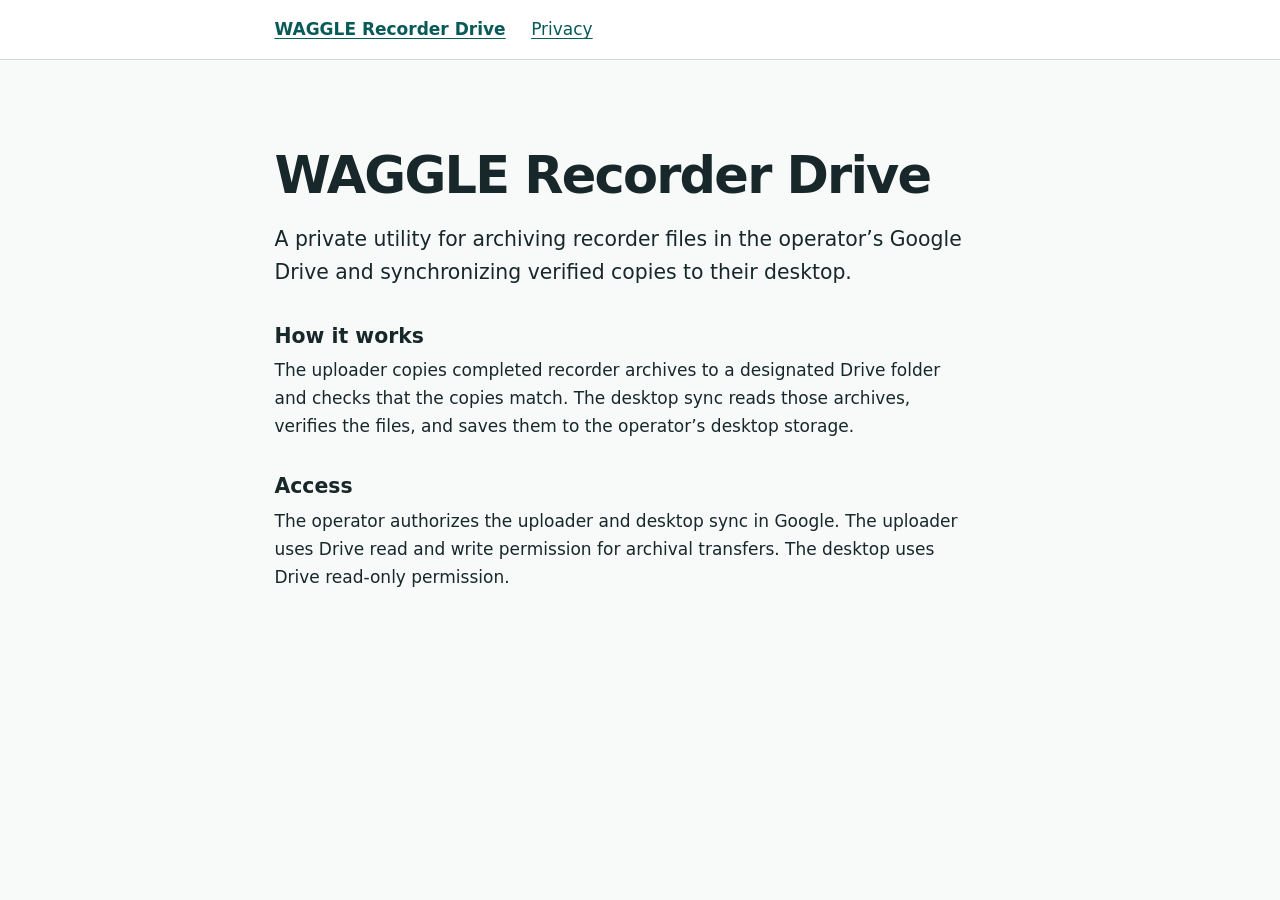
<file: index.html>
<!doctype html>
<html lang="en">
<head>
  <meta charset="utf-8">
  <meta name="viewport" content="width=device-width, initial-scale=1">
  <meta name="description" content="WAGGLE Recorder Drive archives recorder files in the operator's Google Drive and synchronizes verified copies to their desktop.">
  <title>WAGGLE Recorder Drive</title>
  <link rel="stylesheet" href="site.css">
</head>
<body>
  <header>
    <nav aria-label="Main navigation">
      <a class="brand" href="index.html" aria-current="page">WAGGLE Recorder Drive</a>
      <a href="privacy.html">Privacy</a>
    </nav>
  </header>
  <main>
    <h1>WAGGLE Recorder Drive</h1>
    <p class="lead">A private utility for archiving recorder files in the operator’s Google Drive and synchronizing verified copies to their desktop.</p>
    <h2>How it works</h2>
    <p>The uploader copies completed recorder archives to a designated Drive folder and checks that the copies match. The desktop sync reads those archives, verifies the files, and saves them to the operator’s desktop storage.</p>
    <h2>Access</h2>
    <p>The operator authorizes the uploader and desktop sync in Google. The uploader uses Drive read and write permission for archival transfers. The desktop uses Drive read-only permission.</p>
  </main>
</body>
</html>
</file>
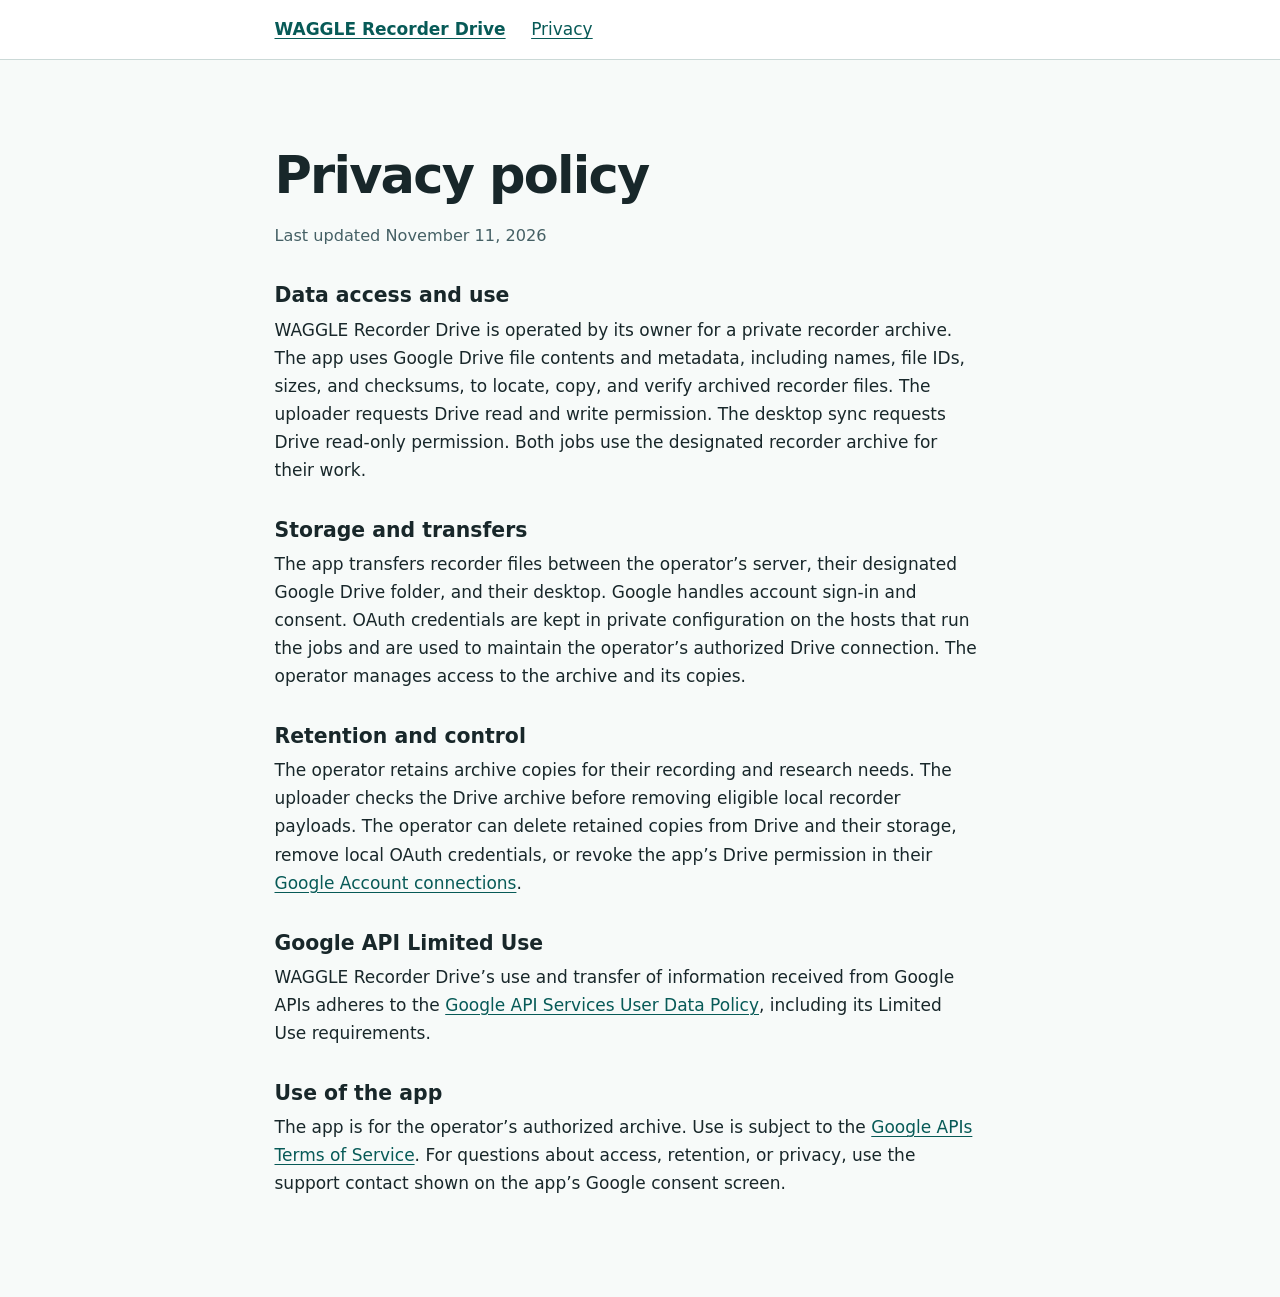
<file: privacy.html>
<!doctype html>
<html lang="en">
<head>
  <meta charset="utf-8">
  <meta name="viewport" content="width=device-width, initial-scale=1">
  <meta name="description" content="How WAGGLE Recorder Drive accesses, uses, and stores Google Drive data.">
  <title>Privacy Policy | WAGGLE Recorder Drive</title>
  <link rel="stylesheet" href="site.css">
</head>
<body>
  <header>
    <nav aria-label="Main navigation">
      <a class="brand" href="index.html">WAGGLE Recorder Drive</a>
      <a href="privacy.html" aria-current="page">Privacy</a>
    </nav>
  </header>
  <main>
    <h1>Privacy policy</h1>
    <p class="date">Last updated November 11, 2026</p>

    <h2>Data access and use</h2>
    <p>WAGGLE Recorder Drive is operated by its owner for a private recorder archive. The app uses Google Drive file contents and metadata, including names, file IDs, sizes, and checksums, to locate, copy, and verify archived recorder files. The uploader requests Drive read and write permission. The desktop sync requests Drive read-only permission. Both jobs use the designated recorder archive for their work.</p>

    <h2>Storage and transfers</h2>
    <p>The app transfers recorder files between the operator’s server, their designated Google Drive folder, and their desktop. Google handles account sign-in and consent. OAuth credentials are kept in private configuration on the hosts that run the jobs and are used to maintain the operator’s authorized Drive connection. The operator manages access to the archive and its copies.</p>

    <h2>Retention and control</h2>
    <p>The operator retains archive copies for their recording and research needs. The uploader checks the Drive archive before removing eligible local recorder payloads. The operator can delete retained copies from Drive and their storage, remove local OAuth credentials, or revoke the app’s Drive permission in their <a href="https://myaccount.google.com/connections">Google Account connections</a>.</p>

    <h2>Google API Limited Use</h2>
    <p>WAGGLE Recorder Drive’s use and transfer of information received from Google APIs adheres to the <a href="https://developers.google.com/terms/api-services-user-data-policy">Google API Services User Data Policy</a>, including its Limited Use requirements.</p>

    <h2 id="terms">Use of the app</h2>
    <p>The app is for the operator’s authorized archive. Use is subject to the <a href="https://developers.google.com/terms">Google APIs Terms of Service</a>. For questions about access, retention, or privacy, use the support contact shown on the app’s Google consent screen.</p>
  </main>
</body>
</html>
</file>
<file: site.css>
:root {
  color-scheme: light;
  font: 17px/1.65 Inter, system-ui, sans-serif;
  color: #18272a;
  background: #f7faf9;
}

body { margin: 0; }

header {
  background: #fff;
  border-bottom: 1px solid #cbd9d7;
}

nav, main {
  box-sizing: border-box;
  width: min(100%, 48rem);
  margin-inline: auto;
  padding-inline: clamp(1rem, 4vw, 2.5rem);
}

nav {
  display: flex;
  align-items: center;
  flex-wrap: wrap;
  gap: 0.3rem 1.5rem;
  padding-block: 0.9rem;
}

main { padding-block: clamp(2.5rem, 7vw, 5rem); }

h1, h2 { line-height: 1.2; }
h1 { margin: 0 0 1rem; font-size: clamp(2rem, 6vw, 3rem); letter-spacing: -0.035em; }
h2 { margin: 2rem 0 0.45rem; font-size: 1.2rem; }
p { max-width: 65ch; margin: 0 0 0.9rem; }
.lead { font-size: 1.2rem; }
.date { color: #456065; font-size: 0.95rem; }
a { color: #075a57; text-underline-offset: 0.18em; }
.brand { font-weight: 700; }
a:focus-visible { outline: 2px solid #075a57; outline-offset: 4px; }
</file>
